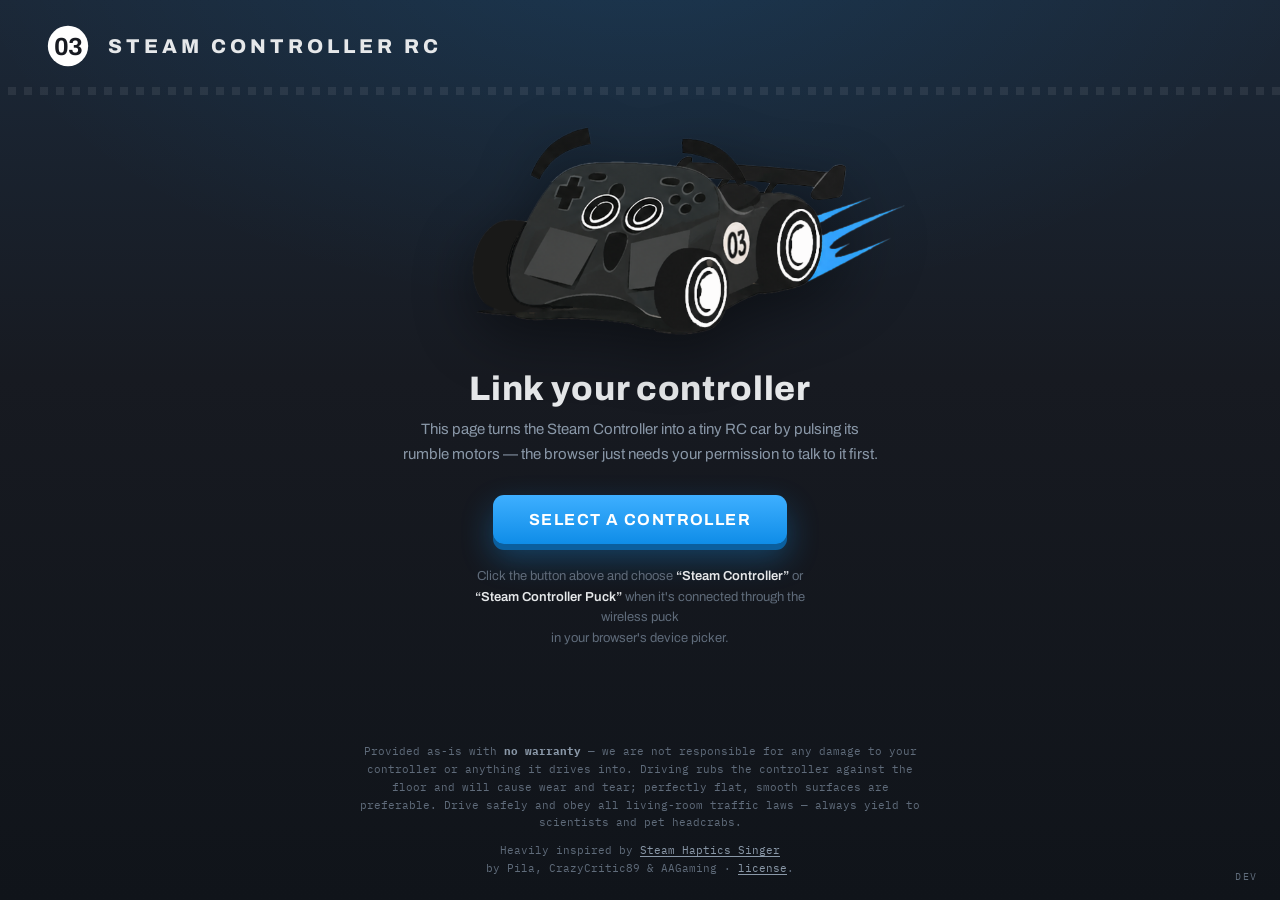
<file: gamepad/index.html>
<!doctype html>
<html lang="en">

<head>
  <meta charset="utf-8">
  <meta name="viewport" content="width=device-width, initial-scale=1">
  <title>Steam Controller Remote Control</title>
  <meta name="description" content="Drive your Steam Controller like an RC car — right from the browser over WebHID.">

  <!-- Open Graph -->
  <meta property="og:type" content="website">
  <meta property="og:title" content="Steam Controller Remote Control">
  <meta property="og:description" content="Drive your Steam Controller like an RC car — right from the browser over WebHID.">
  <meta property="og:image" content="./og-image.jpg">
  <meta property="og:image:width" content="1200">
  <meta property="og:image:height" content="628">

  <!-- Twitter -->
  <meta name="twitter:card" content="summary_large_image">
  <meta name="twitter:title" content="Steam Controller Remote Control">
  <meta name="twitter:description" content="Drive your Steam Controller like an RC car — right from the browser over WebHID.">
  <meta name="twitter:image" content="./og-image.jpg">

  <link rel="icon"
    href="data:image/svg+xml,<svg xmlns='http://www.w3.org/2000/svg' viewBox='0 0 24 24'><circle cx='12' cy='12' r='11' fill='%23fff'/><text x='12' y='12.3' text-anchor='middle' dominant-baseline='central' font-family='Archivo,sans-serif' font-weight='700' font-size='13.5' letter-spacing='-.5' fill='%23171a21'>03</text></svg>">
  <link rel="preconnect" href="https://fonts.googleapis.com">
  <link rel="preconnect" href="https://fonts.gstatic.com" crossorigin>
  <link href="https://fonts.googleapis.com/css2?family=Archivo:wght@400;500;600;700;800&family=IBM+Plex+Mono:wght@400;500;600&display=swap" rel="stylesheet">
  <script type="module" crossorigin src="index.js"></script>
  <link rel="stylesheet" crossorigin href="index.css">
</head>

<body>

  <meta name="hope" content="HOPE" hidden>
  <header class="masthead">
    <div class="brand">
      <span class="brand-mark" aria-hidden="true">
        <svg viewBox="0 0 24 24">
          <circle cx="12" cy="12" r="11" fill="currentColor" />
          <text x="12" y="12.3" text-anchor="middle" dominant-baseline="central"
            font-family="'Archivo', sans-serif" font-weight="700" font-size="13.5"
            letter-spacing="-.5" fill="#171a21">03</text>
        </svg>
      </span>
      <div class="brand-text">
        <h1 data-i18n="app.title">Steam Controller Remote Control</h1>
      </div>
    </div>
    <div id="conn-chip" class="chip" hidden>
      <span class="dot"></span><span id="conn-chip-text" data-i18n="chip.linked">linked</span>
    </div>
  </header>
  <div class="checker" aria-hidden="true"></div>

  <main>

    <!-- state 1 · WebHID unavailable -->
    <section id="screen-unsupported" class="screen" hidden>
      <img class="hero" src="./hero_sad.png" alt="" aria-hidden="true">
      <h2 data-i18n="unsupported.title">Unfortunately your device is not supported</h2>
      <p class="lede" data-i18n-html="unsupported.lede">This page drives the Steam Controller over WebHID, which this browser doesn't
        provide.<br>
        Open it in <strong>Chrome, Edge, or another Chromium-based browser</strong> to take the wheel.</p>
    </section>

    <!-- state 2 · supported; nothing linked ('unlinked') or unplugged ('absent').
         Copy is swapped at runtime by renderState(); data-i18n holds the
         unlinked defaults for pre-JS / crawlable rendering. -->
    <section id="screen-connect" class="screen" hidden>
      <img class="hero" src="./hero.png" width="681" height="322" alt="" aria-hidden="true">
      <h2 id="connect-title" data-i18n="connect.title">Link your controller</h2>
      <p id="connect-lede" class="lede" data-i18n-html="connect.lede">This page turns the Steam Controller into a tiny RC car by pulsing its
        rumble motors — the browser just needs your permission to talk to it first.</p>
      <button id="btn-connect" class="btn-cta" type="button" data-i18n="connect.button">Link the controller</button>
      <p id="connect-hint" class="hint" data-i18n-html="connect.hint">Click <strong>Link the controller</strong> and
        choose <strong>“Steam Controller”</strong><br>in your browser's device picker.</p>
      <p id="connect-status" class="connect-status" role="status"></p>
    </section>

    <!-- state 3 · linked, but controller powered off -->
    <section id="screen-await" class="screen" hidden>
      <img class="hero" src="./hero.png" width="681" height="322" alt="" aria-hidden="true">
      <h2 data-i18n="await.title">Turn on your controller</h2>
      <p class="lede" data-i18n-html="await.lede">Your Steam Controller is linked but powered off.<br>Switch it on (or plug in its
        wireless puck) and driving unlocks automatically.</p>
    </section>

    <!-- state 4 · connected, driving -->
    <section id="screen-drive" class="screen" hidden>
      <img class="hero" src="./hero.png" width="681" height="322" alt="" aria-hidden="true">
      <div class="drive-stack">
        <div class="cluster">
          <div class="cluster-row">
            <button class="key" data-action="forward" type="button">W<span class="sub"
                data-i18n="drive.fwd">fwd</span></button>
          </div>
          <div class="cluster-row">
            <button class="key" data-action="left" type="button">A<span class="sub"
                data-i18n="drive.left">left</span></button>
            <button class="key" type="button" disabled title="Reverse is not supported"
              data-i18n-title="drive.noReverseTitle">S<span class="sub" data-i18n="drive.na">n/a</span></button>
            <button class="key" data-action="right" type="button">D<span class="sub"
                data-i18n="drive.right">right</span></button>
          </div>
        </div>
                  <p class="no-reverse" data-i18n="drive.noReverse">no reverse on this car</p>
        <button id="btn-estop" class="key key-stop" type="button" title="Emergency stop (Space)"
          data-i18n-title="drive.stopTitle">
          <span data-i18n="drive.stop">STOP</span><span class="sub" data-i18n="drive.stopSub">space · in case of
            emergency</span>
        </button>
        <div class="driving">
          <p class="drive-caption" data-i18n-html="drive.caption">Use <strong>WASD</strong> or the arrow keys to drive
          </p>
        </div>
        <button id="drive-music" class="btn-cta btn-cta-ghost" type="button" data-i18n="drive.playMusic">Play some
          music</button>
        <div class="panel" hidden>
          <span class="panel-label" data-i18n="drive.speedLabel">Speed</span>
          <div class="speed-controls">
            <button id="speed-dec" class="key key-small" type="button" title="Slower (−)"
              data-i18n-title="drive.slowerTitle">−</button>
            <div class="speed-readout"><span id="speed-value">100</span><small>%</small></div>
            <button id="speed-inc" class="key key-small" type="button" title="Faster (+)"
              data-i18n-title="drive.fasterTitle">+</button>
          </div>
          <div id="speed-meter" class="speed-meter" aria-hidden="true"></div>
        </div>
      </div>
    </section>

    <!-- state 4b · connected, music player mode (sibling of screen-drive) -->
    <section id="screen-player" class="screen" hidden>
      <img id="player-hero" class="hero" src="./hero_audio.png" width="681" height="322" alt="" aria-hidden="true">
      <div class="player-stack">
        <p class="player-notice" data-i18n-html="player.notice">For the best MIDI playback experience, please
          visit the original inspiration for this project — <a
            href="https://github.com/CrazyCritic89/SteamHapticsSinger" target="_blank"
            rel="noopener noreferrer">Steam Haptics Singer</a>.</p>

        <!-- Player UI hidden behind the notice; revealed by the hero easter egg
             (see ui.js). display:contents keeps these in .player-stack's flow so
             the layout matches the pre-notice version once shown. -->
        <div class="player-controls" hidden>
          <input id="midi-file" type="file" accept=".mid,.midi,audio/midi" hidden>
          <button id="midi-pick" class="btn-cta btn-cta-sm" type="button" data-i18n="player.pick">Choose a MIDI
            file</button>
          <p id="player-now" class="player-now" role="status" data-i18n="player.noFile">No file loaded yet</p>
          <p id="player-warn" class="player-warn" role="status" hidden></p>
          <div class="player-transport">
            <button id="player-play" class="key key-play key-transport" type="button" disabled>
              <span aria-hidden="true">▶</span><span class="sub" data-i18n="player.play">play</span>
            </button>
            <button id="player-stop" class="key key-stop key-transport" type="button" disabled>
              <span aria-hidden="true">■</span><span class="sub" data-i18n="player.stop">stop</span>
            </button>
          </div>
          <p class="no-reverse" data-i18n="player.hapticNote">notes are played through the controller's haptics — it
            won't drive in this mode</p>
        </div>
        <button id="player-back" class="btn-cta btn-cta-ghost" type="button" data-i18n="player.back">Drive
          around</button>
      </div>
    </section>

  </main>

  <aside id="dev-drawer" hidden aria-label="Developer tools" data-i18n-label="dev.drawerLabel"></aside>

  <footer>
    <p class="disclaimer" data-i18n-html="footer.disclaimer">Provided as-is with <strong>no
        warranty</strong> — we are
      not responsible for any damage to your controller or anything it drives into. Driving rubs the
      controller against the floor and will cause wear and tear; perfectly flat, smooth surfaces are
      preferable. Drive safely and obey all living-room traffic laws — always yield to scientists
      and pet headcrabs.</p>
    <p class="credit" data-i18n-html="footer.credit">Heavily inspired by <a
        href="https://github.com/CrazyCritic89/SteamHapticsSinger" target="_blank"
        rel="noopener noreferrer">Steam Haptics Singer</a><br>by Pila, CrazyCritic89 &amp; AAGaming ·
      <a href="/NOTICE.txt" target="_blank" rel="noopener noreferrer">license</a>.</p>
    <button id="dev-link" class="dev-link" type="button" title="Developer tools (m)"
      data-i18n-title="footer.devLinkTitle" data-i18n="footer.devLink">dev</button>
  </footer>
</body>
</html>
</file>
<file: gamepad/index.css>
:root{--bg:#171a21;--bg-deep:#10141a;--bg-navy:#1b2838;--surface:#1f242c;--surface-2:#262d37;--field:#0c0f14;--field-deep:#080a0e;--line:#323a46;--line-bright:#45505f;--text:#e6e8ea;--muted:#8a98a8;--faint:#5f6b7a;--field-text:#c7ccd3;--log-text:#aab2bd;--on-accent:#fff;--accent:#1a9fff;--accent-bright:#66c0f4;--accent-soft:rgba(var(--accent-rgb), .16);--accent-hi:#3eafff;--accent-lo:#0f8de8;--accent-side:#0b5f9e;--danger:#ec5f59;--danger-hi:#f2756f;--danger-lo:#e0524c;--danger-edge:#c0433d;--danger-side:#99332e;--danger-flash:#ffb3ae;--danger-bright:#ff8a7d;--ok:#5ba32b;--cap:#2a2e36;--cap-hi:#353b45;--cap-lo:#20242c;--cap-edge:#14171c;--cap-side:#05070a;--cap-text:#e6e8ea;--accent-rgb:26, 159, 255;--danger-rgb:236, 95, 89;--bg-deep-rgb:16, 20, 26;--white-rgb:255, 255, 255;--black-rgb:0, 0, 0;--key:66px;--font:"Archivo", system-ui, sans-serif;--mono:"IBM Plex Mono", ui-monospace, "SF Mono", Menlo, monospace}*{box-sizing:border-box}[hidden]{display:none!important}html{height:100%}body{min-height:100vh;font-family:var(--font);color:var(--text);background:radial-gradient(1100px 620px at 50% -8%, rgba(var(--accent-rgb), .12), transparent 62%), linear-gradient(180deg, var(--bg-navy) 0%, var(--bg) 42%, var(--bg-deep) 100%), var(--bg);background-attachment:fixed;flex-direction:column;margin:0;display:flex}::selection{background:var(--accent-soft);color:var(--text)}.masthead{justify-content:space-between;align-items:center;padding:18px clamp(16px,4vw,40px) 14px;display:flex}.brand{align-items:center;gap:13px;display:flex}.brand-mark{color:#fff;place-items:center;width:55px;height:55px;display:grid}.brand-mark svg{width:44px;height:44px;display:block}.brand-text{flex-direction:column;justify-content:center;display:flex}.brand-text h1{letter-spacing:.2em;text-transform:uppercase;margin:0;font-size:20px;font-weight:800;line-height:1}.brand-text p{color:var(--muted);font-family:var(--mono);letter-spacing:.22em;text-transform:uppercase;margin:0;font-size:10px}.checker{opacity:.4;background:conic-gradient(rgba(var(--white-rgb), .18) 25%, transparent 0 50%, rgba(var(--white-rgb), .18) 0 75%, transparent 0) 0 0 / 16px 16px;height:8px}.chip{font-family:var(--mono);letter-spacing:.14em;text-transform:uppercase;color:var(--muted);background:var(--surface);border:1px solid var(--line);border-radius:999px;align-items:center;gap:8px;padding:7px 14px;font-size:10.5px;display:flex}.chip .dot{background:var(--muted);border-radius:50%;width:8px;height:8px}.chip.is-live .dot{background:var(--accent);box-shadow:0 0 8px var(--accent);animation:2.2s ease-in-out infinite pulse}.chip.is-live{color:var(--text)}@keyframes pulse{50%{opacity:.45}}main{flex:1;place-items:center;padding:28px 16px;display:grid}.screen{text-align:center;width:100%;max-width:800px}.screen[hidden]{display:none}.screen>*{animation:.55s cubic-bezier(.2,.7,.2,1) backwards rise}.screen>:nth-child(2){animation-delay:50ms}.screen>:nth-child(3){animation-delay:.1s}.screen>:nth-child(4){animation-delay:.15s}.screen>:nth-child(5){animation-delay:.2s}.screen>:nth-child(6){animation-delay:.25s}@keyframes rise{0%{opacity:0;transform:translateY(14px)}}.hero{filter:drop-shadow(0 18px 30px #00000073);width:min(440px,80%);height:auto;margin:4px auto 70px;display:block;transform:translate(45px)}#screen-connect .hero{margin-bottom:35px}#screen-player .hero{transform:none}.hero-icon{width:78px;color:var(--accent);filter:drop-shadow(0 0 18px var(--accent-soft))}.hero-icon-wide{width:118px}.screen h2{letter-spacing:.02em;margin:18px 0 10px;font-size:clamp(24px,4vw,34px);font-weight:800}.lede{color:var(--muted);max-width:54ch;margin:0 auto 28px;font-size:15px;line-height:1.65}.hint{color:var(--faint);max-width:52ch;margin:22px auto 0;font-size:13px;line-height:1.6}.hint strong,.lede strong{color:var(--text);font-weight:600}.connect-status{font-family:var(--mono);color:var(--danger);min-height:1.2em;font-size:12.5px}.btn-cta{font:inherit;letter-spacing:.09em;text-transform:uppercase;color:var(--on-accent);background:linear-gradient(var(--accent-hi), var(--accent-lo));cursor:pointer;box-shadow:0 6px 0 var(--accent-side), 0 14px 32px rgba(var(--accent-rgb), .32);border:none;border-radius:11px;padding:16px 36px;font-size:16px;font-weight:700;transition:transform 70ms,box-shadow 70ms,filter .15s}.btn-cta:hover{filter:brightness(1.07)}.btn-cta:active{box-shadow:0 2px 0 var(--accent-side), 0 8px 20px rgba(var(--accent-rgb), .25);transform:translateY(4px)}.drive-caption{color:var(--muted);font-family:var(--mono);letter-spacing:.18em;text-transform:uppercase;font-size:12px}.drive-caption strong{color:var(--text);font-weight:600}.drive-stack{flex-direction:column;align-items:center;gap:20px;display:flex}.cluster{flex-direction:column;align-items:center;gap:10px;display:flex}.cluster-row{gap:10px;display:flex}.driving{flex-direction:column;align-items:center;gap:0;display:flex}.key{width:var(--key);height:var(--key);font:inherit;color:var(--cap-text);background:linear-gradient(178deg, var(--cap-hi), var(--cap-lo));border:1px solid var(--cap-edge);box-shadow:0 5px 0 var(--cap-side), 0 8px 16px rgba(var(--black-rgb), .4), inset 0 1px 0 rgba(var(--white-rgb), .08);cursor:pointer;-webkit-user-select:none;user-select:none;touch-action:none;border-radius:14px;flex-direction:column;justify-content:center;align-items:center;gap:1px;font-size:21px;font-weight:700;transition:transform 50ms,box-shadow 50ms,border-color .12s,color .12s;display:flex}.key .sub{font-family:var(--mono);letter-spacing:.16em;text-transform:uppercase;color:var(--muted);font-size:8px;font-weight:500}.key.active,.key[data-action]:active{box-shadow:0 1px 0 var(--cap-side), 0 0 22px var(--accent-soft), inset 0 0 14px rgba(var(--accent-rgb), .2);border-color:var(--accent);color:var(--accent-bright);transform:translateY(4px)}.key.active .sub{color:var(--accent-bright)}.key:disabled{opacity:.32;cursor:not-allowed}.no-reverse{color:var(--faint);font-family:var(--mono);letter-spacing:.1em;text-transform:uppercase;margin:0;font-size:11px}.key-stop{width:calc(var(--key) * 3 + 20px);height:var(--key);letter-spacing:.2em;color:var(--on-accent);background:linear-gradient(178deg, var(--danger-hi), var(--danger-lo));border-color:var(--danger-edge);box-shadow:0 5px 0 var(--danger-side), 0 8px 16px rgba(var(--black-rgb), .4), inset 0 1px 0 rgba(var(--white-rgb), .25);text-shadow:0 1px 2px rgba(var(--black-rgb), .28);gap:3px;font-size:18px;font-weight:800}.key-stop .sub{color:rgba(var(--white-rgb), .7)}.key-stop.active,.key-stop:active{box-shadow:0 1px 0 var(--danger-side), 0 0 22px rgba(var(--danger-rgb), .45), inset 0 0 14px rgba(var(--black-rgb), .22);border-color:var(--danger-flash);color:var(--on-accent);transform:translateY(4px)}.key-stop.active .sub{color:rgba(var(--white-rgb), .85)}.panel{background:var(--surface);border:1px solid var(--line);text-align:left;box-shadow:inset 0 1px 0 rgba(var(--white-rgb), .03);border-radius:14px;padding:16px 22px 18px}.panel-label{font-family:var(--mono);letter-spacing:.26em;text-transform:uppercase;color:var(--muted);margin-bottom:12px;font-size:10px;display:block}.speed-controls{align-items:center;gap:14px;display:flex}.key-small{border-radius:10px;width:46px;height:46px;font-size:23px}.speed-readout{text-align:center;font-variant-numeric:tabular-nums;min-width:100px;font-size:36px;font-weight:800;line-height:1}.speed-readout small{color:var(--muted);margin-left:2px;font-size:14px}.speed-meter{gap:4px;margin-top:14px;display:flex}.speed-meter i{background:var(--surface-2);border-radius:2px;flex:1;height:7px;transition:background .15s}.speed-meter i.on{background:linear-gradient(90deg, var(--accent-bright), var(--accent));box-shadow:0 0 8px rgba(var(--accent-rgb), .4)}.btn-cta-ghost{background:linear-gradient(178deg, var(--cap-hi), var(--cap-lo));color:var(--text);border:1px solid var(--cap-edge);box-shadow:0 5px 0 var(--cap-side), 0 8px 16px rgba(var(--black-rgb), .35)}.btn-cta-ghost:active{box-shadow:0 2px 0 var(--cap-side), 0 6px 14px rgba(var(--black-rgb), .3)}.btn-cta-sm{padding:12px 26px;font-size:13px}.player-stack{flex-direction:column;align-items:center;gap:18px;width:100%;max-width:460px;margin:0 auto;display:flex}.player-title{margin:0 0 4px}.player-controls:not([hidden]){display:contents}.player-notice{text-align:center;max-width:52ch;color:var(--muted);background:var(--surface);border:1px solid var(--line);border-radius:11px;margin:0 auto;padding:16px 20px;font-size:14px;line-height:1.6}.player-notice a{color:var(--accent);text-underline-offset:2px;text-decoration:underline}.player-notice a:hover{color:var(--accent-bright)}.player-now{font-family:var(--mono);letter-spacing:.04em;color:var(--muted);text-align:center;font-variant-numeric:tabular-nums;min-height:1.2em;margin:0;font-size:12.5px}.player-warn{max-width:48ch;color:var(--muted);text-align:center;background:var(--surface);border:1px solid var(--line);border-radius:9px;margin:-4px auto 0;padding:8px 13px;font-size:12.5px;line-height:1.55}.player-transport{gap:12px;display:flex}.key-transport{width:calc(var(--key) * 1.7);height:var(--key)}.key-play{color:var(--on-accent);background:linear-gradient(178deg, var(--accent-hi), var(--accent-lo));border-color:var(--accent);box-shadow:0 5px 0 var(--accent-side), 0 8px 16px rgba(var(--black-rgb), .4), inset 0 1px 0 rgba(var(--white-rgb), .2);gap:3px;font-size:20px}.key-play .sub{color:rgba(var(--white-rgb), .75)}.key-play.active,.key-play:active{box-shadow:0 1px 0 var(--accent-side), 0 0 22px var(--accent-soft), inset 0 0 14px rgba(var(--black-rgb), .2);border-color:var(--accent-bright);color:var(--on-accent);transform:translateY(4px)}footer{padding:26px clamp(16px,4vw,40px) 22px;position:relative}.disclaimer{text-align:center;max-width:80ch;color:var(--faint);font-family:var(--mono);margin:0 auto;font-size:10.5px;line-height:1.7}.disclaimer strong{color:var(--muted)}.credit{text-align:center;max-width:80ch;color:var(--faint);font-family:var(--mono);margin:10px auto 0;font-size:10.5px;line-height:1.7}.credit a{color:var(--muted);text-underline-offset:2px;text-decoration:underline}.credit a:hover{color:var(--accent)}.dev-link{color:var(--faint);font-family:var(--mono);letter-spacing:.16em;text-transform:uppercase;cursor:pointer;background:0 0;border:1px solid #0000;border-radius:6px;padding:4px 9px;font-size:10px;position:absolute;bottom:12px;right:12px}.dev-link:hover{color:var(--muted);border-color:var(--line)}#dev-drawer{z-index:50;background:rgba(var(--bg-deep-rgb), .97);max-height:78vh;color:var(--text);border-top:2px solid var(--accent);box-shadow:0 -16px 44px rgba(var(--black-rgb), .55);-webkit-backdrop-filter:blur(6px);backdrop-filter:blur(6px);padding:14px clamp(14px,3vw,30px) 22px;animation:.22s ease-out drawer-in;position:fixed;bottom:0;left:0;right:0;overflow-y:auto}#dev-drawer[hidden]{display:none}@keyframes drawer-in{0%{opacity:0;transform:translateY(24px)}}.dev-head{align-items:center;gap:14px;margin-bottom:12px;display:flex}.dev-title{font-family:var(--mono);letter-spacing:.28em;color:var(--accent);font-size:12px;font-weight:600}.dev-hint{color:var(--faint);flex:1;font-size:11px}.dev-close{cursor:pointer;border:1px solid var(--line);width:28px;height:28px;color:var(--muted);background:0 0;border-radius:8px}.dev-close:hover{color:var(--text)}.dev-grid{grid-template-columns:1fr 1fr;gap:14px;display:grid}@media (width<=860px){.dev-grid{grid-template-columns:1fr}}.dev-card{background:var(--surface);border:1px solid var(--line);text-align:left;border-radius:12px;padding:14px 16px}.dev-card h3{font-family:var(--mono);letter-spacing:.22em;text-transform:uppercase;color:var(--muted);margin:0 0 12px;font-size:10.5px}.dev-card-wide{grid-column:1/-1}.dev-row{color:var(--muted);flex-wrap:wrap;align-items:center;gap:10px;margin:9px 0;font-size:13px;display:flex}.ch-grid{grid-template-columns:repeat(4,1fr);gap:6px;display:grid}.ch-grid input{display:none}.ch-grid span{text-align:center;cursor:pointer;border:1px solid var(--line);color:var(--muted);border-radius:8px;padding:7px 4px;font-size:12px;display:block}.ch-grid input:checked+span{border-color:var(--accent);color:var(--accent-bright);background:var(--accent-soft)}.btn{font:inherit;cursor:pointer;border:1px solid var(--line);background:var(--surface-2);color:var(--text);border-radius:8px;padding:8px 14px;font-size:13px}.btn:hover{border-color:var(--line-bright)}.btn:disabled{opacity:.5;cursor:default}.btn-primary{background:var(--accent);border-color:var(--accent);color:var(--on-accent);font-weight:600}.btn-danger{background:var(--danger);border-color:var(--danger);color:var(--on-accent);font-weight:600}textarea{resize:vertical;background:var(--field);width:100%;height:170px;color:var(--field-text);border:1px solid var(--line);font-family:var(--mono);border-radius:8px;padding:8px;font-size:12px}input[type=number]{background:var(--field);width:76px;color:var(--text);border:1px solid var(--line);font:inherit;border-radius:6px;padding:5px 6px;font-size:13px}input[type=range]{appearance:none;cursor:pointer;background:linear-gradient(to right, var(--accent) var(--fill,0%), var(--surface-2) var(--fill,0%));border-radius:999px;width:150px;height:6px}input[type=range]::-webkit-slider-thumb{appearance:none;background:var(--accent);border:2px solid var(--bg-deep);width:16px;height:16px;box-shadow:0 0 6px rgba(var(--accent-rgb), .5);border-radius:50%}input[type=range]::-moz-range-thumb{background:var(--accent);border:2px solid var(--bg-deep);width:16px;height:16px;box-shadow:0 0 6px rgba(var(--accent-rgb), .5);border-radius:50%}input[type=range]:focus-visible{outline:2px solid var(--accent);outline-offset:3px}.dev-tabs{gap:6px;margin-left:12px;display:flex}.dev-tab{font:inherit;cursor:pointer;border:1px solid var(--line);background:var(--surface-2);color:var(--muted);border-bottom:none;border-radius:8px 8px 0 0;padding:8px 16px;font-size:13px}.dev-tab:hover{color:var(--text)}.dev-tab.is-active{color:var(--accent);background:var(--surface);border-color:var(--accent);border-bottom-color:var(--accent)}.dev-tun-grid{grid-template-columns:1fr 1fr;gap:6px 24px;display:grid}@media (width<=720px){.dev-tun-grid{grid-template-columns:1fr}}.dev-tun-row{grid-template-columns:110px 1fr 64px;align-items:center;gap:12px;margin:7px 0;font-size:13px;display:grid}.dev-tun-label{color:var(--muted)}.dev-tun-row input[type=range]{width:100%}.dev-tun-val{font-family:var(--mono);color:var(--accent-bright);text-align:right;white-space:nowrap;font-size:12px}#dev-log{background:var(--field-deep);border:1px solid var(--line);min-height:80px;max-height:200px;font-family:var(--mono);color:var(--log-text);white-space:pre-wrap;border-radius:8px;margin:0;padding:10px;font-size:12px;overflow-y:auto}.log-err{color:var(--danger-bright)}.log-ok{color:var(--accent-bright)}kbd{font-family:var(--mono);color:var(--cap-text);background:var(--cap);border:1px solid var(--cap-edge);border-bottom-width:2px;border-radius:5px;padding:1px 6px;font-size:11px}@media (prefers-reduced-motion:reduce){*,:before,:after{transition:none!important;animation:none!important}}
</file>
